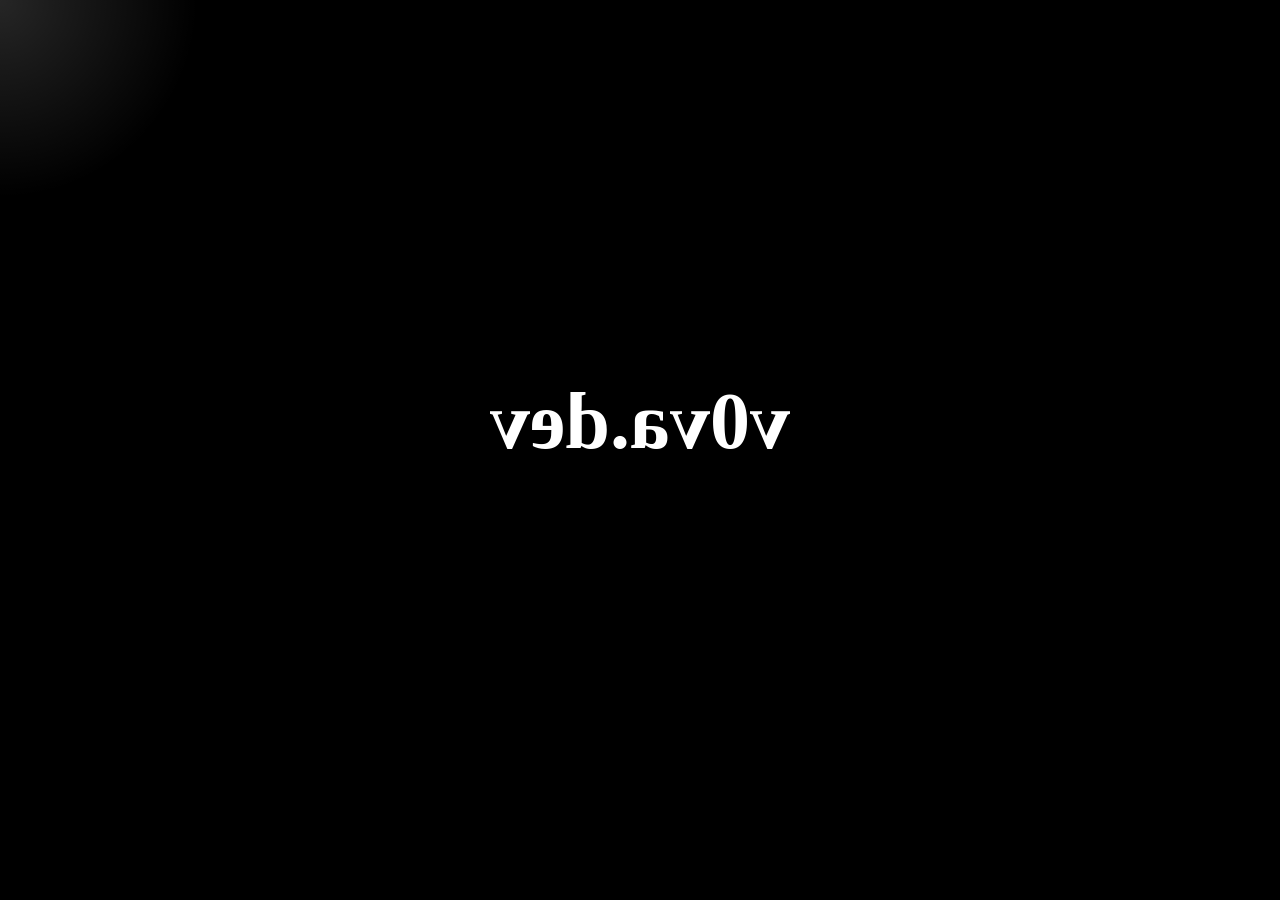
<file: index.html>
<!DOCTYPE html>
<html lang="en">
<head>
    <meta charset="UTF-8">
    <meta name="viewport" content="width=device-width, initial-scale=1.0, maximum-scale=1.0, user-scalable=no">
    <title>v0va.dev</title>
    <style>
        body, html {
            height: 100%;
            margin: 0;
            padding: 20;
            display: flex;
            justify-content: center;
            align-items: center;
            background-color: #000000;
            overflow: hidden;
            --x: 50%;
            --y: 50%;
        }

        #animated-text {
            font-size: 5rem;
            transition: font-family 0.1s ease-in-out;
            text-align: center;
            user-select: none;
            color: white;
        }

        .content-wrapper {
            display: flex;
            flex-direction: column;
            align-items: center;
        }

        .text-box {
            height: 120px;
            padding: 20px;
            display: flex;
            align-items: center;
            justify-content: center;
        }

        #sub-text {
            margin-top: 10px;
            font-size: 1.5rem;
            font-family: 'Courier New', Courier, monospace;
            padding: 10px 20px;
            font-weight: bold;
            user-select: none;
            color: #626262F4;
            cursor: none;

            background: radial-gradient(
                    circle 100px at var(--sub-x, -1000px) var(--sub-y, -1000px),
                    rgba(98, 98, 98, 0.96) 0%,
                    rgba(255, 255, 255, 0) 100%
            );

            -webkit-background-clip: text;
            background-clip: text;
            -webkit-text-fill-color: transparent;
        }

        #mouse-spotlight {
            position: fixed;
            top: 0;
            left: 0;
            width: 400px;
            height: 400px;
            background: radial-gradient(circle, rgba(255, 255, 255, 0.15) 0%, rgba(255, 255, 255, 0) 70%);
            border-radius: 50%;
            pointer-events: none;
            transform: translate(-50%, -50%);
            z-index: 2;
            mix-blend-mode: screen;
        }

        @media (max-width: 600px) {
            #animated-text {
                font-size: 4rem;
            }
            .text-box {
                height: 80px;
            }
        }

    </style>
</head>
<body>
<div id="mouse-spotlight"></div>
<div class="content-wrapper">
    <div class="text-box">
        <a href="https://www.linkedin.com/in/nevladimir/" style="text-decoration: none;">
            <div id="animated-text">v0va.dev</div>
        </a>
    </div>
    <div id="sub-text">v0va@v0va.dev</div>
</div>

<script>
  const textElement = document.getElementById('animated-text');
  const spotlight = document.getElementById('mouse-spotlight');
  const subText = document.getElementById('sub-text');

  function updateSpotlightPos(x, y) {
    const offset = spotlight.offsetHeight / 6;
    const targetY = y - offset;

    spotlight.style.left = x + 'px';
    spotlight.style.top = targetY + 'px';

    const rect = subText.getBoundingClientRect();
    const localX = x - rect.left;
    const localY = targetY - rect.top;

    subText.style.setProperty('--sub-x', localX + 'px');
    subText.style.setProperty('--sub-y', localY + 'px');
  }

  window.addEventListener('mousemove', (e) => {
    updateSpotlightPos(e.clientX, e.clientY);
  });

  const handleTouch = (e) => {
    if (e.touches.length > 0) {
      const touch = e.touches[0];
      updateSpotlightPos(touch.clientX, touch.clientY);
    }
  };

  window.addEventListener('touchstart', handleTouch, { passive: false });
  window.addEventListener('touchmove', (e) => {
    handleTouch(e);
    e.preventDefault();
  }, { passive: false });

  const fonts = [
    'Arial', 'Verdana', 'Helvetica', 'Tahoma', 'Trebuchet MS',
    'Times New Roman', 'Georgia', 'Garamond', 'Courier New', 'Brush Script MT',
    'Impact', 'Comic Sans MS', 'Palatino', 'Arial Black', 'Monaco', 'Lucida Console',
  ];

  function changeFont () {
    const randomIndex = Math.floor(Math.random() * fonts.length);
    const randomFont = fonts[randomIndex];
    textElement.style.fontFamily = randomFont;
    textElement.style.fontStyle = Math.random() > 0.5 ? 'italic' : 'normal';
    textElement.style.fontWeight = Math.random() > 0.5 ? 'bold' : 'normal';
    textElement.textContent = Math.random() > 0.3 ? 'v0va.dev' : 'hire!me';

    const isFlipped = Math.random() > 0.8;
    const isMirrored = Math.random() > 0.8;

    let transform = '';
    // if (isFlipped) transform += ' rotate(180deg)';
    if (isMirrored) transform += ' scaleX(-1)';

    textElement.style.transform = transform || 'none';
  }

  setInterval(changeFont, 150);
</script>
</body>
</html>
</file>
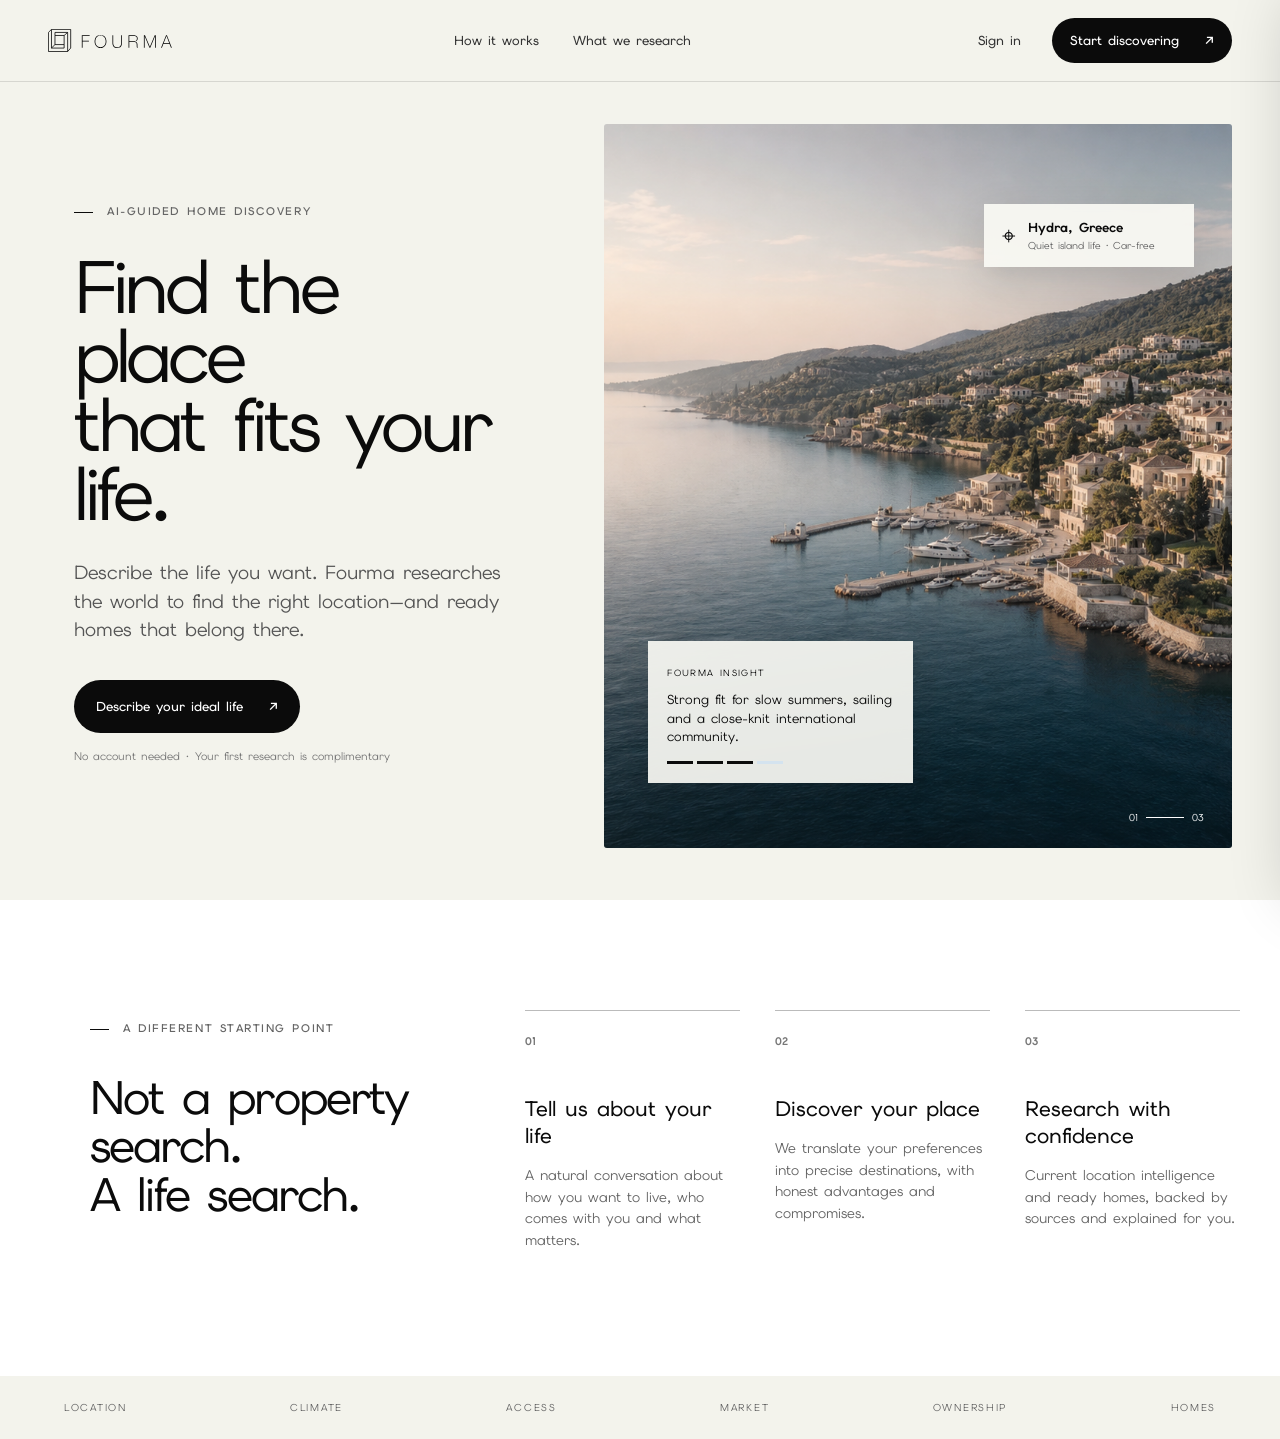
<file: fourma-web-app/index.html>
<!doctype html>
<html lang="en">
<head>
  <meta charset="UTF-8" />
  <meta name="viewport" content="width=device-width, initial-scale=1.0" />
  <meta name="description" content="Fourma — AI-first discovery for a home abroad." />
  <title>Fourma — Find the place that fits your life</title>
  <link rel="stylesheet" href="styles.css" />
</head>
<body>
  <header class="site-header">
    <a class="brand" href="#" data-view="home" aria-label="Fourma home"><img src="assets/Fourma.svg" alt="Fourma" /></a>
    <nav class="desktop-nav" aria-label="Main navigation">
      <a href="#how">How it works</a><a href="#research">What we research</a>
    </nav>
    <div class="header-actions"><button class="text-button">Sign in</button><button class="round-button" data-start>Start discovering <span>↗</span></button></div>
  </header>

  <main>
    <section id="home" class="view active-view">
      <div class="hero">
        <div class="hero-copy">
          <p class="eyebrow"><span></span> AI-guided home discovery</p>
          <h1>Find the place<br />that fits your life.</h1>
          <p class="hero-lead">Describe the life you want. Fourma researches the world to find the right location—and ready homes that belong there.</p>
          <button class="primary-button" data-start>Describe your ideal life <span>↗</span></button>
          <p class="no-account">No account needed · Your first research is complimentary</p>
        </div>
        <div class="hero-visual">
          <img src="assets/coast-hero.png" alt="Quiet Mediterranean coastal town" />
          <div class="floating-card location-chip"><span class="pin">⌖</span><div><b>Hydra, Greece</b><small>Quiet island life · Car-free</small></div></div>
          <div class="floating-card insight-chip"><small>FOURMA INSIGHT</small><p>Strong fit for slow summers, sailing and a close-knit international community.</p><div class="signal"><span></span><span></span><span></span><span></span></div></div>
          <div class="image-index">01 <span></span> 03</div>
        </div>
      </div>

      <section id="how" class="steps-section">
        <div><p class="eyebrow"><span></span> A different starting point</p><h2>Not a property search.<br />A life search.</h2></div>
        <div class="steps">
          <article><b>01</b><h3>Tell us about your life</h3><p>A natural conversation about how you want to live, who comes with you and what matters.</p></article>
          <article><b>02</b><h3>Discover your place</h3><p>We translate your preferences into precise destinations, with honest advantages and compromises.</p></article>
          <article><b>03</b><h3>Research with confidence</h3><p>Current location intelligence and ready homes, backed by sources and explained for you.</p></article>
        </div>
      </section>
      <section id="research" class="research-strip"><span>LOCATION</span><span>CLIMATE</span><span>ACCESS</span><span>MARKET</span><span>OWNERSHIP</span><span>HOMES</span></section>
    </section>

    <section id="discover" class="view app-view">
      <aside class="app-sidebar">
        <div><p class="eyebrow"><span></span> Your search profile</p><h2>Your life abroad</h2><p class="profile-note">Built live from your conversation</p></div>
        <div class="profile-progress"><div><span>Profile clarity</span><b id="clarity">64%</b></div><i><em id="progressBar"></em></i></div>
        <div class="profile-fields" id="profileFields"></div>
        <p class="privacy-note">Your confirmed preferences only change when you ask.</p>
      </aside>
      <div class="conversation">
        <div class="conversation-top"><div><span class="status-dot"></span><small>FOURMA AI</small></div><button class="icon-button" data-home>×</button></div>
        <div class="messages" id="messages">
          <div class="day-label">TODAY</div>
          <div class="message ai"><img src="assets/Symbol.svg" alt="" /><div><p>Let’s begin with the life, not the property.</p><p>Tell me what your ideal life in a home abroad looks like—how would you spend a typical day there?</p></div></div>
          <div class="suggestions" id="suggestions"></div>
        </div>
        <form class="composer" id="chatForm"><input id="chatInput" aria-label="Message Fourma" placeholder="Tell Fourma more…" autocomplete="off" /><button aria-label="Send message">↑</button></form>
        <p class="ai-disclaimer">Fourma can make mistakes. Important facts are checked and sourced in your research.</p>
      </div>
    </section>

    <section id="researching" class="view research-view">
      <div class="research-map"><img src="assets/coast-hero.png" alt="Mediterranean research area" /><div class="map-grid"></div><div class="scan-line"></div><div class="map-pin main-pin"><span></span>Hydra</div><div class="map-pin pin-two"><span></span>Piraeus</div><div class="map-pin pin-three"><span></span>Poros</div></div>
      <div class="research-panel">
        <button class="research-close" data-back>×</button><p class="eyebrow"><span></span> Live location research</p><h1>Building your<br />Hydra intelligence.</h1><p class="research-sub">Fourma is discovering and checking open-web sources against your Search Profile. This takes about 15 seconds in the prototype.</p>
        <div class="pipeline" id="pipeline">
          <div data-stage="0"><i></i><span><b>Resolving location boundary</b><small>Hydra island · Attica · Greece</small></span><em>WAITING</em></div>
          <div data-stage="1"><i></i><span><b>Discovering trusted sources</b><small>Broker, government, travel and market sources</small></span><em>WAITING</em></div>
          <div data-stage="2"><i></i><span><b>Collecting location intelligence</b><small>Climate, access, ownership and current signals</small></span><em>WAITING</em></div>
          <div data-stage="3"><i></i><span><b>Extracting ready-home listings</b><small>Normalizing facts across previously unknown sites</small></span><em>WAITING</em></div>
          <div data-stage="4"><i></i><span><b>Merging duplicate listings</b><small>Comparing addresses, images and property facts</small></span><em>WAITING</em></div>
          <div data-stage="5"><i></i><span><b>Matching homes to your profile</b><small>Explaining fit, compromises and uncertainty</small></span><em>WAITING</em></div>
        </div>
        <div class="live-metrics"><div><strong id="sourcesCount">0</strong><small>SOURCES FOUND</small></div><div><strong id="pagesCount">0</strong><small>PAGES PROCESSED</small></div><div><strong id="listingsCount">0</strong><small>LISTINGS EXTRACTED</small></div><div><strong id="dupesCount">0</strong><small>DUPLICATES MERGED</small></div></div>
        <div class="research-progress"><i id="researchBar"></i></div><p class="research-time"><span id="researchStatus">Starting research…</span><b id="researchTimer">00:15</b></p>
      </div>
    </section>

    <section id="results" class="view results-view">
      <div class="result-hero">
        <div class="result-image"><img src="assets/coast-hero.png" alt="Hydra coastline" /><button class="back-pill" data-back>← Back to conversation</button><span>HYDRA · GREECE</span></div>
        <div class="result-summary"><p class="eyebrow"><span></span> Fourma conclusion</p><h1>A quiet island life,<br />with Athens in reach.</h1><p>Hydra gives you the pace, beauty and close community you described—without requiring complete isolation. It is strongest from May through September, with a genuine year-round local core.</p><div class="trade-grid"><div><small>WHY IT FITS</small><b>Walkable, car-free, strong sailing culture</b></div><div><small>KEEP IN MIND</small><b>Limited inventory and winter connections</b></div></div><div class="result-actions"><button class="primary-button" data-contact="follow">Follow Hydra</button><button class="secondary-button" data-contact="advisor">Contact an advisor</button></div></div>
      </div>
      <div class="intel-bar"><div><small>RESEARCHED</small><b>Today, 11:42</b></div><div><small>SOURCES REVIEWED</small><b>38 sources</b></div><div><small>READY HOMES FOUND</small><b>17 listings</b></div><button>View sources ↗</button></div>
      <section class="location-intelligence">
        <div class="intel-heading"><div><p class="eyebrow"><span></span> Location intelligence</p><h2>What living in Hydra<br />would actually mean.</h2></div><p>Fourma separates sourced facts, estimates and AI synthesis. Tax and legal notes are general information, not professional advice.</p></div>
        <div class="intel-grid">
          <article class="intel-feature"><small>LIFESTYLE FIT</small><h3>Slow, social and naturally outdoors.</h3><p>Daily life centres on the harbour, walking paths, swimming coves and a compact international community. Private cars are prohibited.</p><div class="fit-tags"><span>Sailing</span><span>Swimming</span><span>Local dining</span><span>Walkability</span></div></article>
          <article><small>CLIMATE & SEASON</small><div class="season-chart"><i style="height:25%"></i><i style="height:29%"></i><i style="height:40%"></i><i style="height:56%"></i><i style="height:72%"></i><i style="height:87%"></i><i style="height:100%"></i><i style="height:98%"></i><i style="height:82%"></i><i style="height:61%"></i><i style="height:42%"></i><i style="height:30%"></i></div><div class="month-row"><span>JAN</span><span>APR</span><span>JUL</span><span>OCT</span></div><h3>Best fit: May—September</h3><p>Hot, dry summers with regular sea breezes. July and August are the busiest and warmest months.</p></article>
          <article><small>ACCESS FROM LONDON</small><div class="route"><b>LHR</b><span>3h 40m flight</span><b>ATH</b><span>1h 40m ferry</span><b>HYD</b></div><h3>About 7 hours door to island</h3><p>Frequent summer flights to Athens, then ground transfer to Piraeus and hydrofoil. No airport on Hydra.</p></article>
          <article><small>PROPERTY MARKET</small><div class="market-number">€7.2k<em>/ m² indicative</em></div><p>Scarce supply and protected architecture support values, but comparable evidence is limited and negotiation can be opaque.</p><div class="data-line"><span>Indicative asking range</span><b>€1.2M—€4.8M</b></div><div class="data-line"><span>Ready homes found</span><b>17</b></div></article>
          <article><small>OWNERSHIP & COSTS</small><h3>Open to international buyers</h3><p>EU and non-EU residents can generally purchase, subject to standard legal and source-of-funds checks.</p><div class="data-line"><span>Transfer tax</span><b>~3.09%*</b></div><div class="data-line"><span>Buying costs</span><b>~7–10%*</b></div><div class="data-line"><span>Annual holding</span><b>Case-specific</b></div></article>
          <article class="risk-card"><small>MATERIAL COMPROMISES</small><ul><li><b>Inventory</b><span>Few turnkey homes match all requirements.</span></li><li><b>Accessibility</b><span>Ferry dependency can disrupt winter travel.</span></li><li><b>Renovation</b><span>Strict heritage controls and island logistics.</span></li></ul></article>
        </div>
      </section>
      <section class="activities-section">
        <div class="activities-heading"><div><p class="eyebrow"><span></span> Life in the location</p><h2>What you could do<br />on an ordinary week.</h2></div><p>Selected around your preference for the sea, active days and a local social rhythm—not a generic tourist checklist.</p></div>
        <div class="activity-filters" role="tablist"><button class="active" data-activity-filter="all">All activities <span>8</span></button><button data-activity-filter="water">On the water <span>3</span></button><button data-activity-filter="outdoors">Outdoors <span>2</span></button><button data-activity-filter="food">Food & social <span>2</span></button><button data-activity-filter="culture">Culture <span>1</span></button></div>
        <div class="activity-grid">
          <article class="activity-card featured" data-category="water"><div class="activity-photo activity-one"><img src="assets/coast-hero.png" alt="Sailing around Hydra" /><span>STRONG PROFILE FIT</span></div><div class="activity-body"><small>ON THE WATER · MAY—OCTOBER</small><h3>Sail the Saronic Gulf</h3><p>Day sails toward Dokos and Spetses, with protected anchorages and reliable summer winds.</p><div class="activity-meta"><span>Half or full day</span><span>From Hydra harbour</span></div><button class="activity-more">See details <span>↓</span></button><div class="activity-detail"><b>Why it fits you</b><p>Easy to make part of weekly life rather than a special excursion. Private charters and sailing clubs operate from the harbour.</p></div></div></article>
          <article class="activity-card" data-category="water"><div class="activity-photo activity-two"><img src="assets/coast-hero.png" alt="Swimming cove" /></div><div class="activity-body"><small>ON THE WATER · MAY—OCTOBER</small><h3>Swim the coastal coves</h3><p>Clear-water swimming at Spilia, Hydronetta and quieter coves reached by foot or water taxi.</p><div class="activity-meta"><span>30 min—2 hours</span><span>5—20 min away</span></div><button class="activity-more">See details <span>↓</span></button><div class="activity-detail"><b>Why it fits you</b><p>Several coves are close enough for a daily morning swim before the harbour becomes busy.</p></div></div></article>
          <article class="activity-card" data-category="outdoors"><div class="activity-photo activity-three"><img src="assets/coast-hero.png" alt="Hydra walking trail" /></div><div class="activity-body"><small>OUTDOORS · YEAR-ROUND</small><h3>Walk to Prophet Elias</h3><p>A stone path climbs through pine forest to the monastery and panoramic island views.</p><div class="activity-meta"><span>3—4 hours</span><span>Moderate</span></div><button class="activity-more">See details <span>↓</span></button><div class="activity-detail"><b>Good to know</b><p>Start early from June to September. The route is quieter and cooler in spring and autumn.</p></div></div></article>
          <article class="activity-card" data-category="food"><div class="activity-graphic"><b>18</b><span>local tables<br />worth knowing</span></div><div class="activity-body"><small>FOOD & SOCIAL · YEAR-ROUND</small><h3>Harbour dinners and local tables</h3><p>From simple waterfront tavernas to small seasonal restaurants behind the port.</p><div class="activity-meta"><span>Walkable</span><span>Best after 20:00</span></div><button class="activity-more">See details <span>↓</span></button><div class="activity-detail"><b>Fourma shortlist</b><p>Our research found a strong everyday dining scene, though many venues close or reduce hours in winter.</p></div></div></article>
          <article class="activity-card" data-category="culture"><div class="activity-graphic blue"><b>12+</b><span>exhibitions<br />each summer</span></div><div class="activity-body"><small>CULTURE · APRIL—OCTOBER</small><h3>DESTE and island exhibitions</h3><p>Contemporary art in a converted slaughterhouse, plus galleries around Hydra Town.</p><div class="activity-meta"><span>1—2 hours</span><span>Seasonal</span></div><button class="activity-more">See details <span>↓</span></button><div class="activity-detail"><b>Why it matters</b><p>The summer programme brings an international creative community without changing the island’s scale.</p></div></div></article>
          <article class="activity-card" data-category="water"><div class="activity-photo activity-four"><img src="assets/coast-hero.png" alt="Sea kayaking" /></div><div class="activity-body"><small>ON THE WATER · APRIL—OCTOBER</small><h3>Kayak the east coast</h3><p>Explore rocky inlets and Mandraki bay independently or with a local guide.</p><div class="activity-meta"><span>2—3 hours</span><span>Beginner friendly</span></div><button class="activity-more">See details <span>↓</span></button><div class="activity-detail"><b>Best conditions</b><p>Early mornings are typically calmer. Guided routes adapt to wind and experience.</p></div></div></article>
          <article class="activity-card" data-category="outdoors"><div class="activity-graphic cashmere"><b>80km</b><span>of marked and<br />informal trails</span></div><div class="activity-body"><small>OUTDOORS · OCTOBER—MAY</small><h3>Cross-island hiking</h3><p>Longer routes connect monasteries, remote beaches and Hydra’s interior ridgelines.</p><div class="activity-meta"><span>Half day</span><span>Moderate—hard</span></div><button class="activity-more">See details <span>↓</span></button><div class="activity-detail"><b>Seasonal fit</b><p>Particularly good in the shoulder months when temperatures are lower and paths are quiet.</p></div></div></article>
          <article class="activity-card" data-category="food"><div class="activity-graphic dark"><b>Sat</b><span>slow lunch<br />ritual</span></div><div class="activity-body"><small>FOOD & SOCIAL · YEAR-ROUND</small><h3>Kamini weekend lunch</h3><p>A slower neighbourhood rhythm around the small fishing harbour west of town.</p><div class="activity-meta"><span>15 min walk</span><span>Local favourite</span></div><button class="activity-more">See details <span>↓</span></button><div class="activity-detail"><b>Why it fits you</b><p>It offers the close community feeling you described, away from the busiest part of Hydra port.</p></div></div></article>
        </div>
      </section>
      <section class="properties"><div class="section-heading"><div><p class="eyebrow"><span></span> Best matches</p><h2>Ready homes in Hydra</h2></div><p>Three best results from 17 available properties, ordered by relevance to your profile.</p></div><div class="property-grid">
        <article class="property-card" tabindex="0" data-property="0"><div class="property-image crop-one"><img src="assets/coast-hero.png" alt="Stone home overlooking Hydra" /><span>BEST FIT</span></div><div class="property-copy"><small>KAMINI · HYDRA</small><h3>Stone house above the harbour</h3><p class="price">€2,450,000</p><p>4 beds · 246 m² · Sea view</p><div class="fit">Quiet setting, walkable to the harbour and space for family visits.</div><button class="card-link">View property <span>↗</span></button></div></article>
        <article class="property-card" tabindex="0" data-property="1"><div class="property-image crop-two"><img src="assets/coast-hero.png" alt="Villa by the marina" /></div><div class="property-copy"><small>HYDRA TOWN · HYDRA</small><h3>Restored captain's residence</h3><p class="price">€2,100,000</p><p>3 beds · 198 m² · Courtyard</p><div class="fit">Historic character with restaurants and the ferry within easy reach.</div><button class="card-link">View property <span>↗</span></button></div></article>
        <article class="property-card" tabindex="0" data-property="2"><div class="property-image crop-three"><img src="assets/coast-hero.png" alt="Coastal home" /></div><div class="property-copy"><small>MANDRAKI · HYDRA</small><h3>Waterfront summer house</h3><p class="price">€1,780,000</p><p>3 beds · 174 m² · Waterfront</p><div class="fit">Direct sea access and privacy, with a longer walk into town.</div><button class="card-link">View property <span>↗</span></button></div></article>
      </div><div class="unlock-more"><div><small>14 MORE MATCHING HOMES</small><h3>Continue your search with Fourma</h3><p>Create your saved Search Profile to see every extracted property and receive new matches weekly.</p></div><button class="primary-button" data-contact="view-all">View all 17 properties <span>↗</span></button></div></section>
    </section>
  </main>

  <div class="overlay" id="contactOverlay" aria-hidden="true"><div class="contact-modal"><button class="modal-close" data-close-modal>×</button><p class="eyebrow"><span></span> Continue with Fourma</p><h2 id="contactTitle">See all matching homes.</h2><p id="contactIntro">Save your Search Profile and keep the complete Hydra research attached.</p><form id="contactForm"><label>YOUR NAME<input name="name" required placeholder="Full name" /></label><label>EMAIL ADDRESS<input name="email" type="email" required placeholder="name@example.com" /></label><label>COUNTRY OF RESIDENCE<input name="country" required placeholder="United Kingdom" /></label><label class="consent"><input type="checkbox" name="updates" checked /><span>Send me one thoughtful weekly update about Hydra and matching homes.</span></label><input type="hidden" name="intent" id="contactIntent" /><button class="primary-button" type="submit">Continue <span>↗</span></button><small class="form-note">No phone number required. You can unsubscribe at any time.</small></form><div class="form-success" id="formSuccess"><span>✓</span><h3>Your search is saved.</h3><p>We’ll keep your Hydra context and return you to exactly where you left off.</p><button class="primary-button" data-close-modal>Return to results</button></div></div></div>

  <aside class="property-drawer" id="propertyDrawer" aria-hidden="true"><button class="drawer-close" data-close-drawer>×</button><div class="drawer-gallery"><img src="assets/coast-hero.png" alt="Hydra property" id="drawerImage" /><span id="drawerIndex">01 / 03</span><button>View gallery · 12 photos</button></div><div class="drawer-content"><small id="drawerLocation">KAMINI · HYDRA</small><h2 id="drawerTitle">Stone house above the harbour</h2><p class="drawer-price" id="drawerPrice">€2,450,000</p><div class="drawer-facts"><span><b>4</b>Bedrooms</span><span><b>3</b>Bathrooms</span><span><b>246</b>Internal m²</span><span><b>Ready</b>Status</span></div><div class="drawer-fit"><small>WHY IT FITS YOUR PROFILE</small><h3>Space for family, quiet mornings and the sea always in view.</h3><ul><li>Walkable to Kamini harbour and swimming coves</li><li>Separate guest level for adult children</li><li>Turnkey condition with protected island character</li></ul></div><div class="drawer-warning"><small>COMPROMISE</small><p>Approximately 22 minutes uphill from Hydra port; luggage transfer is required.</p></div><div class="drawer-source"><span><small>SOURCE</small><b>Local broker · Checked today</b></span><a href="#">Original listing ↗</a></div><div class="drawer-actions"><button class="primary-button" data-contact="property">Ask about this home</button><button class="secondary-button">Ask Fourma AI</button></div></div></aside><div class="drawer-backdrop" id="drawerBackdrop"></div>
  <script src="app.js"></script>
</body>
</html>
</file>
<file: fourma-web-app/styles.css>
@font-face{font-family:Elms;src:url('assets/ElmsSans-VariableFont_wght.ttf')}*{box-sizing:border-box}html{scroll-behavior:smooth}body{margin:0;background:#f3f3ec;color:#0b0b0b;font-family:Elms,Arial,sans-serif}.site-header{height:82px;display:flex;align-items:center;padding:0 48px;border-bottom:1px solid rgba(11,11,11,.12);position:relative;z-index:20;background:rgba(243,243,236,.94);backdrop-filter:blur(12px)}.brand img{width:124px;display:block}.desktop-nav{display:flex;gap:34px;margin:auto}.desktop-nav a,.text-button{font:500 13px Elms;color:#333;text-decoration:none;background:none;border:0}.header-actions{display:flex;align-items:center;gap:25px}.round-button,.primary-button{border:0;background:#0b0b0b;color:white;padding:14px 18px;border-radius:100px;font:550 13px Elms;cursor:pointer}.round-button span,.primary-button span{margin-left:20px}.view{display:none}.active-view{display:block}.hero{min-height:calc(100vh - 82px);display:grid;grid-template-columns:47% 53%;padding:42px 48px 52px}.hero-copy{display:flex;flex-direction:column;justify-content:center;padding:0 7vw 0 2vw}.eyebrow{text-transform:uppercase;letter-spacing:.14em;font-size:11px;font-weight:600;color:#666}.eyebrow span{display:inline-block;width:19px;height:1px;background:#0b0b0b;vertical-align:middle;margin-right:8px}.hero h1,.result-summary h1{font-size:clamp(58px,5.8vw,96px);line-height:.93;letter-spacing:-.055em;font-weight:430;margin:24px 0 30px}.hero-lead{max-width:510px;font-size:19px;line-height:1.5;color:#555;margin:0 0 35px}.hero-copy .primary-button{align-self:flex-start;padding:18px 22px}.no-account{font-size:11px;color:#777;margin:16px 0}.hero-visual{position:relative;border-radius:3px;overflow:hidden;min-height:650px}.hero-visual>img{width:100%;height:100%;object-fit:cover}.hero-visual:after{content:"";position:absolute;inset:0;background:linear-gradient(180deg,transparent 55%,rgba(0,0,0,.22))}.floating-card{position:absolute;z-index:2;background:rgba(250,250,245,.92);backdrop-filter:blur(15px);box-shadow:0 12px 40px rgba(0,0,0,.12)}.location-chip{top:11%;right:6%;padding:15px 18px;display:flex;align-items:center;gap:12px;min-width:210px}.location-chip .pin{font-size:24px}.location-chip b,.location-chip small{display:block}.location-chip b{font-size:13px}.location-chip small{font-size:10px;color:#666;margin-top:3px}.insight-chip{bottom:9%;left:7%;padding:19px;width:265px}.insight-chip small{font-size:9px;letter-spacing:.15em}.insight-chip p{font-size:13px;line-height:1.42;margin:10px 0 14px}.signal{display:flex;gap:4px}.signal span{width:26px;height:3px;background:#0b0b0b}.signal span:last-child{background:#d4e3ef}.image-index{position:absolute;z-index:3;bottom:24px;right:28px;color:white;font-size:10px;display:flex;align-items:center;gap:8px}.image-index span{width:38px;height:1px;background:white}.steps-section{padding:110px 7vw;background:white;display:grid;grid-template-columns:35% 65%;gap:50px}.steps-section h2,.section-heading h2{font-size:47px;line-height:1.03;letter-spacing:-.04em;font-weight:450}.steps{display:grid;grid-template-columns:repeat(3,1fr);gap:35px}.steps article{border-top:1px solid #bbb;padding-top:18px}.steps article>b{font-size:11px;color:#777}.steps h3{font-size:21px;font-weight:500;margin:45px 0 16px}.steps p{font-size:14px;color:#666;line-height:1.55}.research-strip{padding:25px 5vw;display:flex;justify-content:space-between;color:#666;font-size:10px;letter-spacing:.17em}.app-view.active-view{display:grid;grid-template-columns:390px 1fr;min-height:calc(100vh - 82px);background:white}.app-sidebar{background:#e9edf0;padding:44px 38px;display:flex;flex-direction:column}.app-sidebar h2{font-size:31px;font-weight:480;letter-spacing:-.03em;margin:12px 0 5px}.profile-note{color:#666;font-size:12px}.profile-progress{margin:31px 0 22px}.profile-progress div{display:flex;justify-content:space-between;font-size:11px}.profile-progress i{display:block;height:3px;background:#d1d5d7;margin-top:10px}.profile-progress em{display:block;height:100%;width:64%;background:#0b0b0b;transition:.5s}.profile-fields{display:flex;flex-direction:column;gap:7px}.profile-row{display:grid;grid-template-columns:34px 1fr 25px;align-items:center;text-align:left;border:1px solid transparent;background:rgba(255,255,255,.66);padding:13px;min-height:65px;cursor:pointer;font-family:Elms}.profile-row:hover{border-color:#a7c0d5}.profile-row small,.result-summary small,.trade-grid small{display:block;font-size:9px;letter-spacing:.11em;color:#777}.profile-row b{display:block;font-size:12px;font-weight:550;margin-top:4px}.profile-row i{font-style:normal;font-size:9px}.profile-row.proposed i{background:#a7c0d5;border-radius:20px;padding:5px}.profile-row.missing{opacity:.7}.profile-icon{font-size:18px}.privacy-note{margin-top:auto;font-size:10px;color:#777;line-height:1.4}.conversation{display:flex;flex-direction:column;max-height:calc(100vh - 82px)}.conversation-top{padding:25px 35px;border-bottom:1px solid #eee;display:flex;justify-content:space-between}.conversation-top small{letter-spacing:.15em}.status-dot{display:inline-block;width:7px;height:7px;background:#759b8b;border-radius:50%;margin-right:9px}.icon-button{border:0;background:transparent;font-size:26px;cursor:pointer}.messages{width:min(680px,80%);margin:auto;padding:30px 0;overflow:auto}.day-label{text-align:center;font-size:9px;letter-spacing:.14em;color:#999;margin-bottom:38px}.message{display:flex;gap:18px}.message img{width:27px;height:27px}.message>div{background:#f3f3ec;padding:23px 26px;font-size:17px;line-height:1.55}.message p{margin:0 0 16px}.message p:last-child{margin:0}.message.user{justify-content:flex-end;margin-top:20px}.message.user>div{background:#0b0b0b;color:white;max-width:75%}.suggestions{display:flex;gap:8px;flex-wrap:wrap;margin:18px 0 0 45px}.suggestions button{background:white;border:1px solid #ccc;border-radius:100px;padding:11px 15px;font:12px Elms;cursor:pointer}.suggestions button:hover{background:#d4e3ef;border-color:#a7c0d5}.composer{width:min(680px,80%);margin:0 auto 8px;display:flex;border:1px solid #bbb;padding:7px;background:white}.composer input{flex:1;border:0;padding:13px;font:14px Elms;outline:none}.composer button{width:42px;border:0;background:#0b0b0b;color:white;font-size:20px;cursor:pointer}.ai-disclaimer{text-align:center;font-size:9px;color:#999;margin:0 0 18px}.results-view.active-view{display:block;background:#f3f3ec}.result-hero{display:grid;grid-template-columns:54% 46%;min-height:660px;background:white}.result-image{position:relative;overflow:hidden}.result-image img{width:100%;height:100%;object-fit:cover}.result-image>span{position:absolute;bottom:28px;left:35px;color:white;font-size:11px;letter-spacing:.17em}.back-pill{position:absolute;top:25px;left:25px;border:0;background:rgba(255,255,255,.9);padding:11px 15px;border-radius:40px;font:11px Elms;cursor:pointer}.result-summary{padding:75px 7vw;display:flex;flex-direction:column;justify-content:center}.result-summary h1{font-size:58px;margin:20px 0 26px}.result-summary>p:not(.eyebrow){color:#555;line-height:1.6;max-width:560px}.trade-grid{display:grid;grid-template-columns:1fr 1fr;gap:25px;margin:35px 0}.trade-grid div{padding-top:14px;border-top:1px solid #bbb}.trade-grid b{font-size:13px;line-height:1.45;display:block;margin-top:8px}.result-actions{display:flex;gap:10px}.secondary-button{background:white;border:1px solid #aaa;border-radius:40px;padding:14px 18px;font:13px Elms}.intel-bar{display:flex;gap:70px;align-items:center;padding:25px 6vw;background:#a7c0d5}.intel-bar div{min-width:130px}.intel-bar small{font-size:8px;letter-spacing:.14em}.intel-bar b{display:block;font-size:13px;margin-top:4px}.intel-bar button{margin-left:auto;background:transparent;border:0;text-decoration:underline;font:12px Elms}.properties{padding:90px 6vw}.section-heading{display:flex;justify-content:space-between;align-items:end}.section-heading h2{margin:14px 0}.section-heading>p{max-width:370px;color:#666;font-size:13px;line-height:1.5}.property-grid{display:grid;grid-template-columns:repeat(3,1fr);gap:20px;margin-top:38px}.property-grid article{background:white}.property-image{height:260px;overflow:hidden;position:relative}.property-image img{width:100%;height:100%;object-fit:cover;transform:scale(1.8)}.crop-one img{object-position:88% 48%}.crop-two img{object-position:68% 55%}.crop-three img{object-position:50% 42%}.property-image span{position:absolute;top:15px;left:15px;background:#0b0b0b;color:white;padding:8px 10px;font-size:8px;letter-spacing:.14em}.property-copy{padding:24px}.property-copy small{font-size:9px;letter-spacing:.13em;color:#777}.property-copy h3{font-size:19px;font-weight:500;margin:10px 0 18px}.property-copy .price{font-size:18px;color:#111}.property-copy p{font-size:12px;color:#666}.fit{border-top:1px solid #ddd;margin-top:18px;padding-top:15px;font-size:12px;line-height:1.45}.property-grid article{transition:.25s}.property-grid article:hover{transform:translateY(-5px);box-shadow:0 12px 30px rgba(0,0,0,.08)}
@media(max-width:900px){.site-header{padding:0 20px}.desktop-nav,.text-button{display:none}.hero{display:block;padding:28px 20px}.hero-copy{padding:50px 0}.hero h1{font-size:58px}.hero-visual{min-height:480px}.steps-section{display:block;padding:70px 25px}.steps{grid-template-columns:1fr;margin-top:50px}.research-strip{overflow:hidden;gap:40px}.app-view.active-view{grid-template-columns:1fr}.app-sidebar{display:none}.messages,.composer{width:90%}.result-hero{grid-template-columns:1fr}.result-image{min-height:480px}.result-summary{padding:60px 25px}.result-summary h1{font-size:46px}.intel-bar{gap:20px;overflow:auto}.intel-bar button{display:none}.section-heading{display:block}.property-grid{grid-template-columns:1fr}.property-image{height:330px}}
.profile-confirm{background:#d4e3ef;padding:18px;margin:20px 0}.profile-confirm small,.profile-confirm b,.profile-confirm span{display:block}.profile-confirm small{font-size:9px;letter-spacing:.14em}.profile-confirm b{font-size:13px;margin:8px 0}.profile-confirm span{font-size:11px;color:#555;line-height:1.45}
.research-view.active-view{display:grid;grid-template-columns:46% 54%;height:100vh;background:#101416;color:white}.research-map{position:relative;overflow:hidden}.research-map>img{width:100%;height:100%;object-fit:cover;filter:saturate(.55) brightness(.48)}.research-map:after{content:"";position:absolute;inset:0;background:linear-gradient(90deg,transparent,rgba(16,20,22,.45))}.map-grid{position:absolute;inset:0;background-image:linear-gradient(rgba(255,255,255,.08) 1px,transparent 1px),linear-gradient(90deg,rgba(255,255,255,.08) 1px,transparent 1px);background-size:64px 64px}.scan-line{position:absolute;z-index:2;left:0;right:0;height:2px;background:#d4e3ef;box-shadow:0 0 30px 8px rgba(212,227,239,.35);animation:scan 3s ease-in-out infinite}.map-pin{position:absolute;z-index:3;font-size:10px;letter-spacing:.12em}.map-pin span{display:inline-block;width:11px;height:11px;border:2px solid white;border-radius:50%;margin-right:7px;box-shadow:0 0 0 6px rgba(255,255,255,.15)}.main-pin{top:52%;left:62%}.pin-two{top:31%;left:30%;opacity:.6}.pin-three{top:68%;left:26%;opacity:.6}@keyframes scan{0%,100%{top:10%;opacity:.2}50%{top:88%;opacity:1}}.research-panel{padding:6vh 7vw;overflow:auto;position:relative}.research-close{position:absolute;right:35px;top:25px;background:transparent;border:0;color:white;font-size:30px}.research-panel .eyebrow{color:#a7c0d5}.research-panel .eyebrow span{background:#a7c0d5}.research-panel h1{font-size:57px;line-height:.97;letter-spacing:-.05em;font-weight:430;margin:20px 0}.research-sub{color:#9ca5a7;font-size:13px;line-height:1.5;max-width:570px}.pipeline{margin:34px 0}.pipeline>div{display:grid;grid-template-columns:22px 1fr 60px;align-items:center;border-top:1px solid #303638;padding:12px 0;color:#667073;transition:.25s}.pipeline i{width:8px;height:8px;border:1px solid #566063;border-radius:50%}.pipeline b,.pipeline small{display:block}.pipeline b{font-size:12px;font-weight:500}.pipeline small{font-size:9px;margin-top:3px}.pipeline em{font-size:8px;font-style:normal;letter-spacing:.11em;text-align:right}.pipeline>div.active{color:white}.pipeline>div.active i{background:#a7c0d5;border-color:#a7c0d5;box-shadow:0 0 0 5px rgba(167,192,213,.16);animation:pulse 1s infinite}.pipeline>div.active em{color:#a7c0d5}.pipeline>div.done{color:#a7b0b2}.pipeline>div.done i{background:#759b8b;border-color:#759b8b}.pipeline>div.done em{color:#759b8b}@keyframes pulse{50%{box-shadow:0 0 0 10px rgba(167,192,213,0)}}.live-metrics{display:grid;grid-template-columns:repeat(4,1fr);gap:1px;background:#303638}.live-metrics div{background:#171c1e;padding:15px}.live-metrics strong{display:block;font-size:24px;font-weight:430}.live-metrics small{font-size:7px;letter-spacing:.12em;color:#849093}.research-progress{height:3px;background:#303638;margin-top:27px}.research-progress i{display:block;height:100%;width:0;background:#d4e3ef;transition:.1s linear}.research-time{display:flex;justify-content:space-between;color:#9ca5a7;font-size:10px}.research-time b{color:white;font-weight:500}
.location-intelligence{padding:105px 6vw;background:#f3f3ec}.intel-heading{display:flex;justify-content:space-between;align-items:end;margin-bottom:48px}.intel-heading h2,.area-copy h2{font-size:50px;line-height:1.03;letter-spacing:-.04em;font-weight:440;margin:15px 0}.intel-heading>p{max-width:400px;font-size:12px;line-height:1.55;color:#666}.intel-grid{display:grid;grid-template-columns:repeat(3,1fr);border-top:1px solid #aaa;border-left:1px solid #aaa}.intel-grid article{min-height:340px;padding:32px;border-right:1px solid #aaa;border-bottom:1px solid #aaa}.intel-grid article>small{font-size:9px;letter-spacing:.14em;color:#666}.intel-grid h3{font-size:22px;line-height:1.2;font-weight:480;margin:24px 0 16px}.intel-grid p{font-size:13px;line-height:1.55;color:#666}.intel-feature{background:#d4e3ef}.fit-tags{display:flex;flex-wrap:wrap;gap:7px;margin-top:30px}.fit-tags span{border:1px solid rgba(0,0,0,.25);border-radius:40px;padding:8px 10px;font-size:9px}.season-chart{height:105px;display:flex;gap:6px;align-items:end;margin-top:30px}.season-chart i{flex:1;background:#a7c0d5}.month-row{display:flex;justify-content:space-between;font-size:7px;color:#777;margin-top:7px}.route{display:flex;align-items:center;gap:8px;margin:34px 0}.route b{border:1px solid #888;border-radius:50%;width:42px;height:42px;display:grid;place-items:center;font-size:10px}.route span{font-size:7px;color:#777;border-top:1px solid #aaa;padding-top:4px;flex:1}.market-number{font-size:45px;letter-spacing:-.04em;margin:35px 0 25px}.market-number em{font-size:10px;font-style:normal;color:#777;letter-spacing:0}.data-line{display:flex;justify-content:space-between;border-top:1px solid #ccc;padding:11px 0;font-size:10px}.risk-card{background:#333;color:white}.risk-card>small{color:#a7c0d5!important}.risk-card ul{padding:0;margin:25px 0;list-style:none}.risk-card li{border-top:1px solid #555;padding:15px 0}.risk-card li b,.risk-card li span{display:block}.risk-card li b{font-size:12px}.risk-card li span{font-size:10px;color:#aaa;margin-top:5px}.area-section{display:grid;grid-template-columns:58% 42%;background:white;min-height:650px}.area-map{position:relative;overflow:hidden}.area-map img{width:100%;height:100%;object-fit:cover;filter:saturate(.6)}.area-map:after{content:"";position:absolute;inset:0;background:rgba(11,11,11,.18)}.area-dot{position:absolute;z-index:2;background:rgba(255,255,255,.9);padding:9px 12px;font-size:9px;box-shadow:0 5px 20px rgba(0,0,0,.2);transition:.25s}.area-dot:before{content:"";display:inline-block;width:6px;height:6px;background:#333;border-radius:50%;margin-right:7px}.area-dot.selected,.area-dot.one{background:#0b0b0b;color:white;transform:scale(1.08)}.area-dot.one{top:39%;left:68%}.area-dot.two{top:58%;left:49%}.area-dot.three{top:30%;left:82%}.area-copy{padding:80px 6vw}.area-option{width:100%;display:flex;flex-direction:column;text-align:left;background:transparent;border:0;border-top:1px solid #ccc;padding:18px 5px;font-family:Elms;cursor:pointer}.area-option b{font-size:13px;font-weight:520}.area-option span{font-size:10px;color:#777;margin-top:6px}.area-option.active{background:#f3f3ec;padding-left:15px}
@media(max-width:900px){.research-view.active-view{grid-template-columns:1fr;height:auto;min-height:100vh}.research-map{height:260px}.research-panel{padding:45px 25px}.research-panel h1{font-size:43px}.live-metrics{grid-template-columns:1fr 1fr}.intel-heading{display:block}.intel-grid{grid-template-columns:1fr}.location-intelligence{padding:70px 20px}.area-section{grid-template-columns:1fr}.area-map{height:440px}.area-copy{padding:55px 25px}}
.area-dot.one:not(.selected){background:rgba(255,255,255,.9);color:#0b0b0b;transform:none}
.thinking-message>div{width:100%;padding:0!important;background:transparent!important}.chat-thinking{border:1px solid #cbd1d3;background:#f7f8f6;padding:18px 20px;width:100%;font-size:12px}.thinking-head{display:grid;grid-template-columns:25px 1fr 35px;align-items:center;gap:10px}.thinking-head b,.thinking-head small{display:block}.thinking-head small{color:#777;margin-top:4px}.thinking-head em{font-style:normal;font-size:10px;color:#777;text-align:right}.thinking-orb{width:13px;height:13px;border:2px solid #a7c0d5;border-top-color:#0b0b0b;border-radius:50%;animation:spin 1s linear infinite}.thinking-orb.complete{background:#759b8b;border-color:#759b8b;animation:none}@keyframes spin{to{transform:rotate(360deg)}}.thinking-steps{display:grid;grid-template-columns:repeat(6,1fr);gap:3px;margin:18px 0 12px}.thinking-steps span{border-top:2px solid #ddd;padding-top:6px;font-size:8px;color:#999}.thinking-steps span.active{border-color:#a7c0d5;color:#333}.thinking-steps span.done{border-color:#759b8b;color:#667b72}.thinking-metrics{display:flex;gap:18px;color:#888;font-size:9px}.thinking-metrics b{color:#222;font-size:12px}.thinking-bar{display:block;height:2px;background:#ddd;margin-top:16px}.thinking-bar em{display:block;width:0;height:100%;background:#0b0b0b;transition:.1s linear}.thinking-toggle{border:0;background:transparent;padding:10px 0 0;font:9px Elms;color:#777;cursor:pointer}.chat-thinking.collapsed .thinking-steps,.chat-thinking.collapsed .thinking-metrics,.chat-thinking.collapsed .thinking-bar{display:none}.chat-thinking.collapsed{padding-bottom:10px}.property-card{cursor:pointer}.card-link{border:0;background:transparent;padding:16px 0 0;font:11px Elms;text-decoration:underline;cursor:pointer}.card-link span{margin-left:10px}.unlock-more{margin-top:22px;background:#d4e3ef;padding:30px 35px;display:flex;justify-content:space-between;align-items:center}.unlock-more small{font-size:9px;letter-spacing:.14em}.unlock-more h3{margin:7px 0;font-size:22px;font-weight:480}.unlock-more p{font-size:12px;color:#666;margin:0}.overlay{position:fixed;z-index:100;inset:0;background:rgba(11,11,11,.62);backdrop-filter:blur(7px);display:grid;place-items:center;opacity:0;visibility:hidden;transition:.25s}.overlay.open{opacity:1;visibility:visible}.contact-modal{position:relative;width:min(540px,calc(100% - 30px));background:#f3f3ec;padding:45px 50px;transform:translateY(20px);transition:.25s}.overlay.open .contact-modal{transform:none}.modal-close,.drawer-close{position:absolute;right:20px;top:16px;border:0;background:transparent;font-size:28px;cursor:pointer}.contact-modal h2{font-size:38px;line-height:1.05;letter-spacing:-.04em;font-weight:450;margin:18px 0}.contact-modal>p:not(.eyebrow){font-size:13px;color:#666;line-height:1.5}.contact-modal form{display:grid;grid-template-columns:1fr 1fr;gap:16px;margin-top:28px}.contact-modal label{font-size:8px;letter-spacing:.12em}.contact-modal label:first-child,.contact-modal label:nth-child(2),.consent,.contact-modal form>button,.form-note{grid-column:1/-1}.contact-modal input:not([type=checkbox]){display:block;width:100%;border:0;border-bottom:1px solid #999;background:transparent;padding:10px 0;font:13px Elms;outline:none}.contact-modal label:nth-child(3),.contact-modal label:nth-child(4){grid-column:auto}.consent{display:flex;gap:10px;align-items:start;letter-spacing:0!important;font-size:10px!important;line-height:1.4}.consent input{accent-color:#0b0b0b}.form-note{font-size:8px;color:#888;text-align:center}.form-success{display:none;text-align:center;padding:35px 0 10px}.form-success.show{display:block}.form-success>span{display:grid;place-items:center;width:48px;height:48px;border-radius:50%;background:#a7c0d5;margin:auto}.form-success h3{font-size:28px;font-weight:450}.form-success p{font-size:12px;color:#666;line-height:1.5}.property-drawer{position:fixed;z-index:102;top:0;right:0;width:min(680px,100%);height:100vh;background:#f3f3ec;overflow:auto;transform:translateX(105%);transition:.35s cubic-bezier(.7,0,.2,1);box-shadow:-20px 0 60px rgba(0,0,0,.2)}.property-drawer.open{transform:none}.drawer-backdrop{position:fixed;z-index:101;inset:0;background:rgba(11,11,11,.45);opacity:0;visibility:hidden;transition:.3s}.drawer-backdrop.open{opacity:1;visibility:visible}.drawer-close{z-index:3;background:rgba(255,255,255,.9);border-radius:50%;width:38px;height:38px;line-height:1}.drawer-gallery{height:390px;position:relative;overflow:hidden}.drawer-gallery img{width:100%;height:100%;object-fit:cover;transform:scale(1.25);object-position:80% 50%}.drawer-gallery>span{position:absolute;left:25px;bottom:22px;color:white;font-size:10px}.drawer-gallery>button{position:absolute;right:22px;bottom:16px;background:white;border:0;border-radius:30px;padding:10px 14px;font:10px Elms}.drawer-content{padding:40px 48px 60px}.drawer-content>small{font-size:9px;letter-spacing:.14em;color:#777}.drawer-content h2{font-size:38px;line-height:1.05;font-weight:450;letter-spacing:-.04em;margin:12px 0}.drawer-price{font-size:22px}.drawer-facts{display:grid;grid-template-columns:repeat(4,1fr);border-top:1px solid #bbb;border-bottom:1px solid #bbb;margin:28px 0}.drawer-facts span{font-size:8px;color:#777;padding:15px 0}.drawer-facts b{display:block;font-size:14px;color:#111;margin-bottom:5px}.drawer-fit{background:#d4e3ef;padding:25px}.drawer-fit small,.drawer-warning small,.drawer-source small{font-size:8px;letter-spacing:.13em}.drawer-fit h3{font-size:18px;line-height:1.3;font-weight:480}.drawer-fit ul{font-size:11px;line-height:1.7;padding-left:17px}.drawer-warning{border-left:3px solid #888;padding:5px 18px;margin:25px 0}.drawer-warning p{font-size:11px;color:#666}.drawer-source{display:flex;justify-content:space-between;border-top:1px solid #bbb;padding:18px 0}.drawer-source b{display:block;font-size:10px;margin-top:5px}.drawer-source a{font-size:10px;color:#111}.drawer-actions{display:flex;gap:10px;margin-top:18px}
@media(max-width:700px){.thinking-steps{grid-template-columns:repeat(3,1fr)}.thinking-metrics{display:grid;grid-template-columns:1fr 1fr}.unlock-more{display:block}.unlock-more button{margin-top:20px}.contact-modal{padding:38px 25px}.contact-modal form{grid-template-columns:1fr}.contact-modal label:nth-child(3),.contact-modal label:nth-child(4){grid-column:1/-1}.drawer-gallery{height:290px}.drawer-content{padding:30px 22px}.drawer-facts{grid-template-columns:1fr 1fr}.drawer-actions{flex-direction:column}}
.overlay{z-index:110}
.thinking-message>div{background:transparent!important;padding:3px 0!important}.chat-thinking{width:100%;border:0;background:transparent;padding:8px 0;font-size:12px}.thinking-line{display:grid;grid-template-columns:18px 1fr auto;align-items:center;gap:9px}.thinking-line>b{font-size:12px;font-weight:520}.thinking-line>em{font-size:9px;font-style:normal;color:#999}.thinking-summary{display:flex;justify-content:space-between;gap:15px;padding-left:27px;margin-top:5px;color:#777;font-size:10px;line-height:1.4}.thinking-summary small{white-space:nowrap;color:#999}.thinking-summary small b{font-weight:500;color:#666}.thinking-orb{width:12px;height:12px}.thinking-orb.complete{position:relative}.thinking-orb.complete:after{content:'✓';position:absolute;inset:-3px;color:white;font-size:8px;text-align:center}.thinking-steps,.thinking-metrics,.thinking-bar,.thinking-toggle{display:none!important}@media(max-width:700px){.thinking-summary{display:block}.thinking-summary small{display:block;margin-top:3px;white-space:normal}}
.activities-section{background:#fff;padding:105px 6vw}.activities-heading{display:flex;justify-content:space-between;align-items:end}.activities-heading h2{font-size:50px;line-height:1.03;letter-spacing:-.04em;font-weight:440;margin:15px 0}.activities-heading>p{max-width:390px;color:#666;font-size:13px;line-height:1.5}.activity-filters{display:flex;gap:7px;margin:42px 0 26px;border-bottom:1px solid #bbb;padding-bottom:15px}.activity-filters button{border:0;background:transparent;border-radius:40px;padding:10px 13px;font:11px Elms;color:#666;cursor:pointer}.activity-filters button span{font-size:8px;margin-left:5px;color:#999}.activity-filters button.active{background:#0b0b0b;color:white}.activity-grid{display:grid;grid-template-columns:repeat(4,1fr);gap:14px;align-items:start}.activity-card{border:1px solid #d2d2cc;background:#f8f8f3;transition:opacity .2s,transform .2s}.activity-card.featured{grid-column:span 2}.activity-card.filtered-out{display:none}.activity-photo{height:205px;overflow:hidden;position:relative}.featured .activity-photo{height:285px}.activity-photo img{width:100%;height:100%;object-fit:cover;transform:scale(1.8)}.activity-one img{object-position:42% 70%}.activity-two img{object-position:5% 68%;transform:scale(2.1)}.activity-three img{object-position:98% 22%;filter:saturate(.55)}.activity-four img{object-position:25% 55%;filter:saturate(.7)}.activity-photo>span{position:absolute;left:14px;top:14px;background:#d4e3ef;padding:8px 10px;font-size:8px;letter-spacing:.12em}.activity-body{padding:22px}.activity-body>small{font-size:8px;letter-spacing:.12em;color:#777}.activity-body h3{font-size:19px;font-weight:500;margin:10px 0}.activity-body>p{font-size:11px;color:#666;line-height:1.5;min-height:50px}.activity-meta{display:flex;justify-content:space-between;border-top:1px solid #d2d2cc;padding-top:12px;margin-top:16px;font-size:8px;color:#777}.activity-more{border:0;background:transparent;padding:16px 0 0;font:10px Elms;text-decoration:underline;cursor:pointer}.activity-more span{margin-left:7px}.activity-detail{display:none;border-top:1px solid #bbb;margin-top:14px;padding-top:14px}.activity-card.expanded .activity-detail{display:block}.activity-detail b{font-size:10px}.activity-detail p{font-size:10px;line-height:1.5;color:#666}.activity-graphic{height:205px;background:#f3f3ec;display:flex;align-items:end;justify-content:space-between;padding:22px}.activity-graphic b{font-size:50px;font-weight:430;letter-spacing:-.05em}.activity-graphic span{font-size:9px;line-height:1.4;text-transform:uppercase;letter-spacing:.08em}.activity-graphic.blue{background:#a7c0d5}.activity-graphic.cashmere{background:#dad9ce}.activity-graphic.dark{background:#333;color:#fff}@media(max-width:1050px){.activity-grid{grid-template-columns:repeat(2,1fr)}}@media(max-width:700px){.activities-section{padding:70px 20px}.activities-heading{display:block}.activities-heading h2{font-size:41px}.activity-filters{overflow:auto}.activity-filters button{white-space:nowrap}.activity-grid{grid-template-columns:1fr}.activity-card.featured{grid-column:auto}.activity-photo,.featured .activity-photo{height:260px}}
</file>
